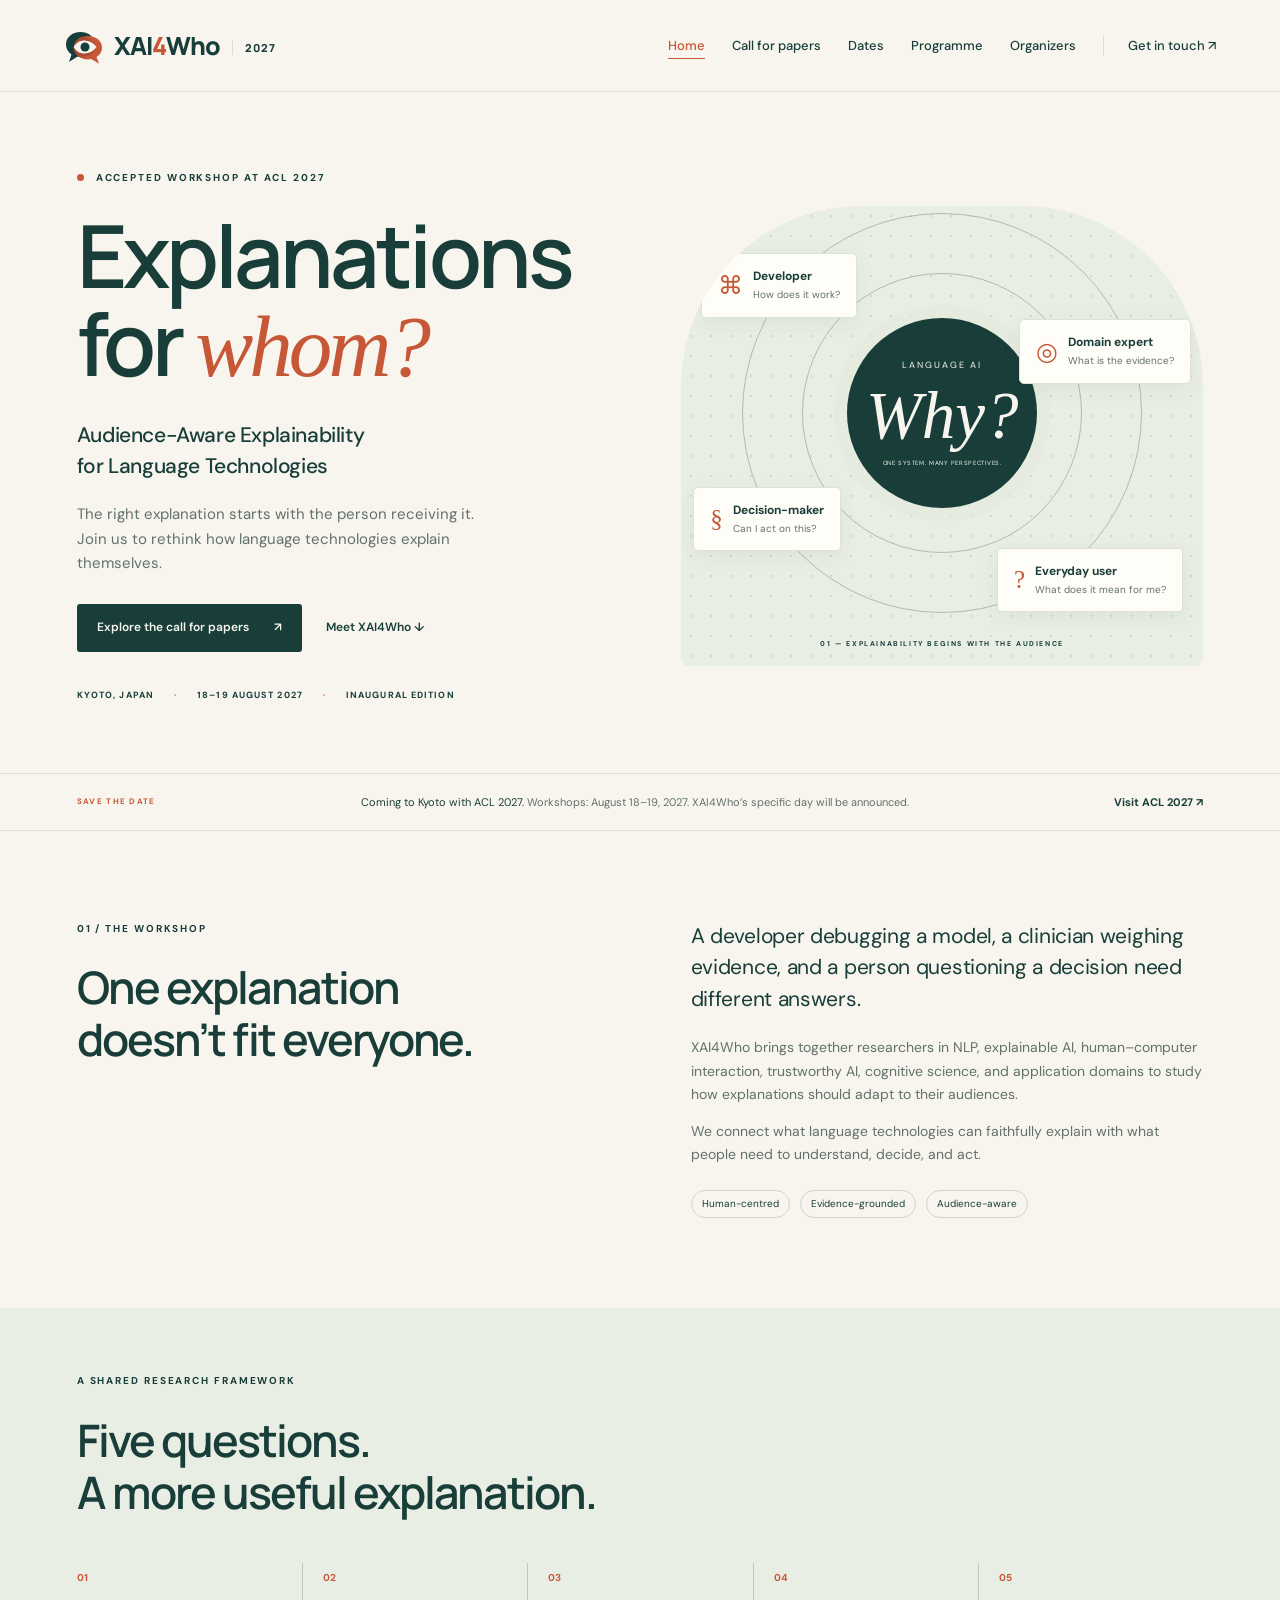
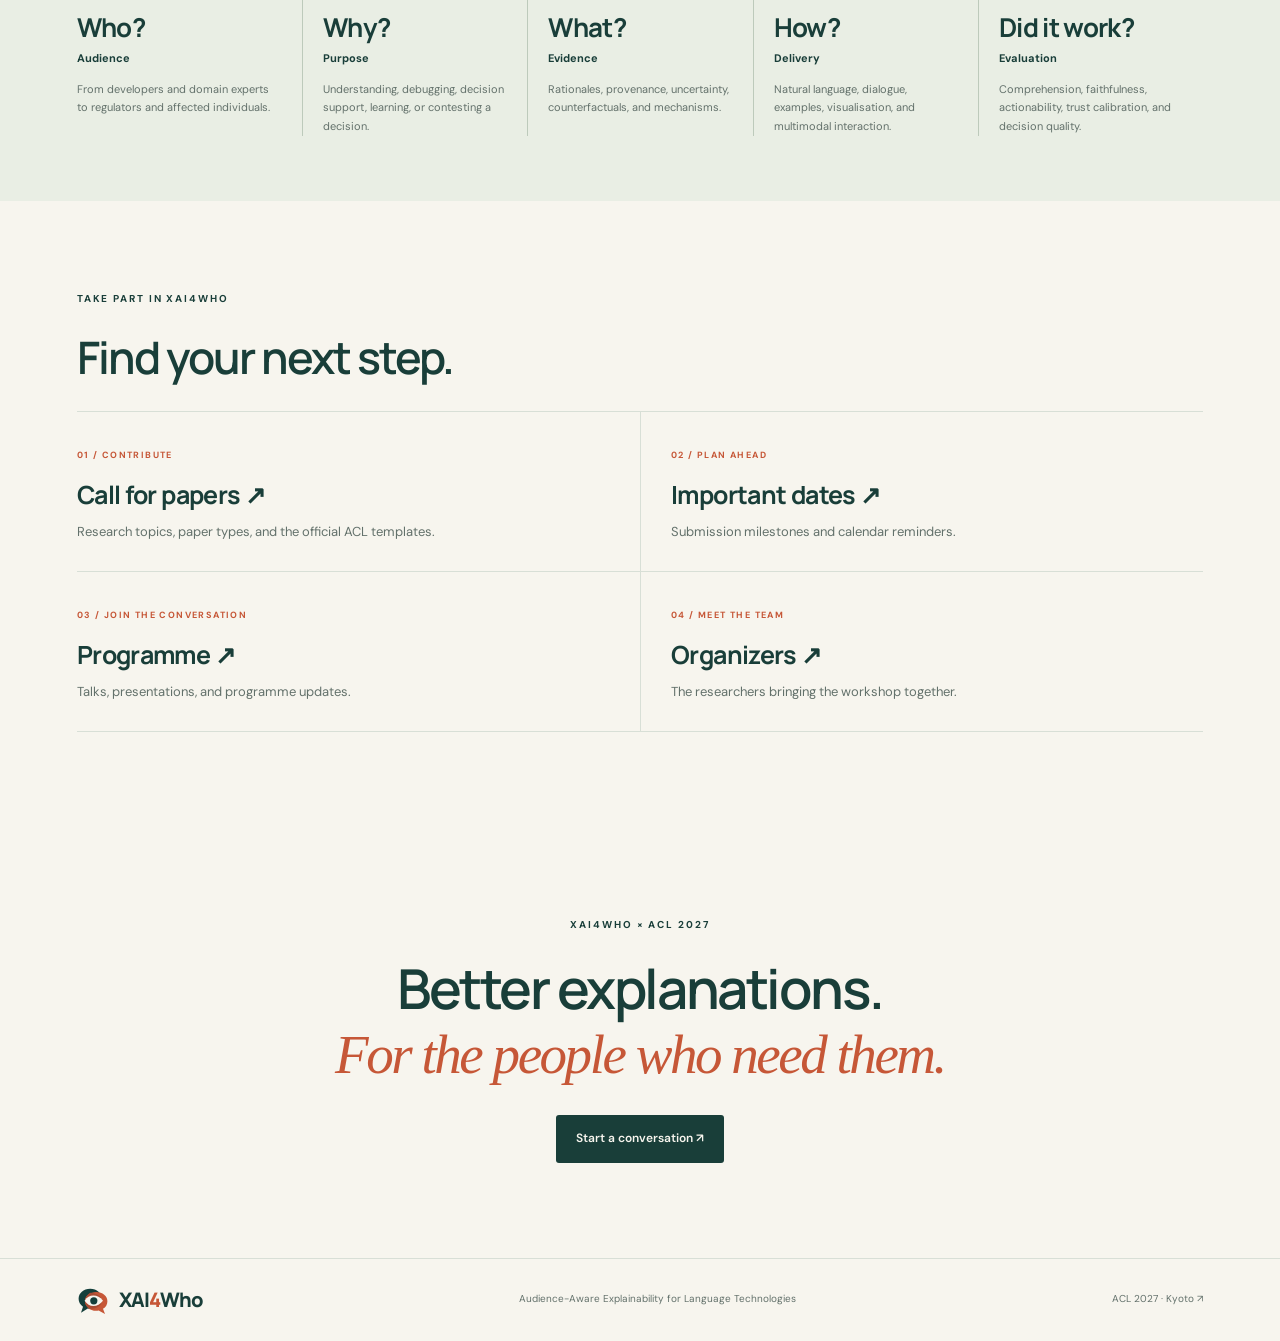
<file: index.html>
<!doctype html>
<html lang="en">
<head><meta charset="utf-8"><meta name="viewport" content="width=device-width,initial-scale=1"><meta name="description" content="XAI4Who at ACL 2027 in Kyoto: audience-aware explainability for language technologies."><meta name="theme-color" content="#143f3b"><title>Audience-Aware Explainability · XAI4Who 2027</title><link rel="icon" href="assets/logo.svg" type="image/svg+xml"><link rel="stylesheet" href="style.css"></head>
<body><a class="skip" href="#main">Skip to content</a><header><a class="brand" href="index.html" aria-current="page"><img src="assets/logo.svg" alt="" width="40" height="40">XAI<span>4</span>Who<span class="edition">2027</span></a><button class="menu" aria-expanded="false" aria-controls="navigation">Menu <span>＋</span></button><nav id="navigation" aria-label="Main navigation"><a href="index.html" aria-current="page">Home</a><a href="call-for-papers.html">Call for papers</a><a href="dates.html">Dates</a><a href="programme.html">Programme</a><a href="organizers.html">Organizers</a><a class="nav-contact" href="mailto:XAI4Who@gmail.com">Get in touch ↗</a></nav></header>
<main id="main"><section class="hero wrap"><div class="hero-copy"><div class="eyebrow"><span class="dot"></span> ACCEPTED WORKSHOP AT ACL 2027</div><h1>Explanations<br>for <em>whom?</em></h1><p class="subtitle">Audience-Aware Explainability<br>for Language Technologies</p><p class="intro">The right explanation starts with the person receiving it. Join us to rethink how language technologies explain themselves.</p><div class="actions"><a class="button" href="call-for-papers.html">Explore the call for papers <span>↗</span></a><a class="text-link" href="#about">Meet XAI4Who <span>↓</span></a></div><div class="hero-meta"><span>KYOTO, JAPAN</span><span>18–19 AUGUST 2027</span><span>INAUGURAL EDITION</span></div></div>
<div class="visual" aria-label="One system, different people, different explanation needs"><div class="visual-grid"></div><div class="orbit orbit-one"></div><div class="orbit orbit-two"></div><div class="center-node"><span class="small-label">LANGUAGE AI</span><span class="question">Why?</span><span class="node-bottom">ONE SYSTEM. MANY PERSPECTIVES.</span></div><div class="audience a1"><span class="audience-icon">⌘</span><div>Developer<small>How does it work?</small></div></div><div class="audience a2"><span class="audience-icon">◎</span><div>Domain expert<small>What is the evidence?</small></div></div><div class="audience a3"><span class="audience-icon">§</span><div>Decision-maker<small>Can I act on this?</small></div></div><div class="audience a4"><span class="audience-icon">?</span><div>Everyday user<small>What does it mean for me?</small></div></div><div class="visual-caption">01 — EXPLAINABILITY BEGINS WITH THE AUDIENCE</div></div></section><div class="announcement"><div class="wrap"><span class="tag">SAVE THE DATE</span><p>Coming to Kyoto with ACL 2027. <span>Workshops: August 18–19, 2027. XAI4Who’s specific day will be announced.</span></p><a href="https://2027.aclweb.org/" target="_blank" rel="noopener">Visit ACL 2027 ↗</a></div></div><section class="wrap section about" id="about"><div><div class="eyebrow">01 / THE WORKSHOP</div><h2>One explanation<br>doesn’t fit everyone.</h2></div><div class="about-copy"><p class="lead">A developer debugging a model, a clinician weighing evidence, and a person questioning a decision need different answers.</p><p>XAI4Who brings together researchers in NLP, explainable AI, human–computer interaction, trustworthy AI, cognitive science, and application domains to study how explanations should adapt to their audiences.</p><p>We connect what language technologies can faithfully explain with what people need to understand, decide, and act.</p><div class="principles"><span>Human-centred</span><span>Evidence-grounded</span><span>Audience-aware</span></div></div></section><section class="framework"><div class="wrap"><div class="eyebrow">A SHARED RESEARCH FRAMEWORK</div><h2>Five questions.<br>A more useful explanation.</h2><div class="dimensions"><article><span>01</span><h3>Who?</h3><p>Audience</p><small>From developers and domain experts to regulators and affected individuals.</small></article><article><span>02</span><h3>Why?</h3><p>Purpose</p><small>Understanding, debugging, decision support, learning, or contesting a decision.</small></article><article><span>03</span><h3>What?</h3><p>Evidence</p><small>Rationales, provenance, uncertainty, counterfactuals, and mechanisms.</small></article><article><span>04</span><h3>How?</h3><p>Delivery</p><small>Natural language, dialogue, examples, visualisation, and multimodal interaction.</small></article><article><span>05</span><h3>Did it work?</h3><p>Evaluation</p><small>Comprehension, faithfulness, actionability, trust calibration, and decision quality.</small></article></div></div></section><section class="wrap section explore"><div class="eyebrow">TAKE PART IN XAI4WHO</div><h2>Find your next step.</h2><div class="explore-grid"><a href="call-for-papers.html"><span>01 / CONTRIBUTE</span><h3>Call for papers ↗</h3><p>Research topics, paper types, and the official ACL templates.</p></a><a href="dates.html"><span>02 / PLAN AHEAD</span><h3>Important dates ↗</h3><p>Submission milestones and calendar reminders.</p></a><a href="programme.html"><span>03 / JOIN THE CONVERSATION</span><h3>Programme ↗</h3><p>Talks, presentations, and programme updates.</p></a><a href="organizers.html"><span>04 / MEET THE TEAM</span><h3>Organizers ↗</h3><p>The researchers bringing the workshop together.</p></a></div></section><section class="wrap closing"><div class="eyebrow">XAI4WHO × ACL 2027</div><h2>Better explanations.<br><em>For the people who need them.</em></h2><a class="button" href="mailto:XAI4Who@gmail.com">Start a conversation ↗</a></section></main><footer class="wrap"><a class="brand" href="index.html"><img src="assets/logo.svg" alt="" width="32" height="32">XAI<span>4</span>Who</a><p>Audience-Aware Explainability for Language Technologies</p><a href="https://2027.aclweb.org/">ACL 2027 · Kyoto ↗</a></footer><script src="script.js"></script></body></html>
</file>
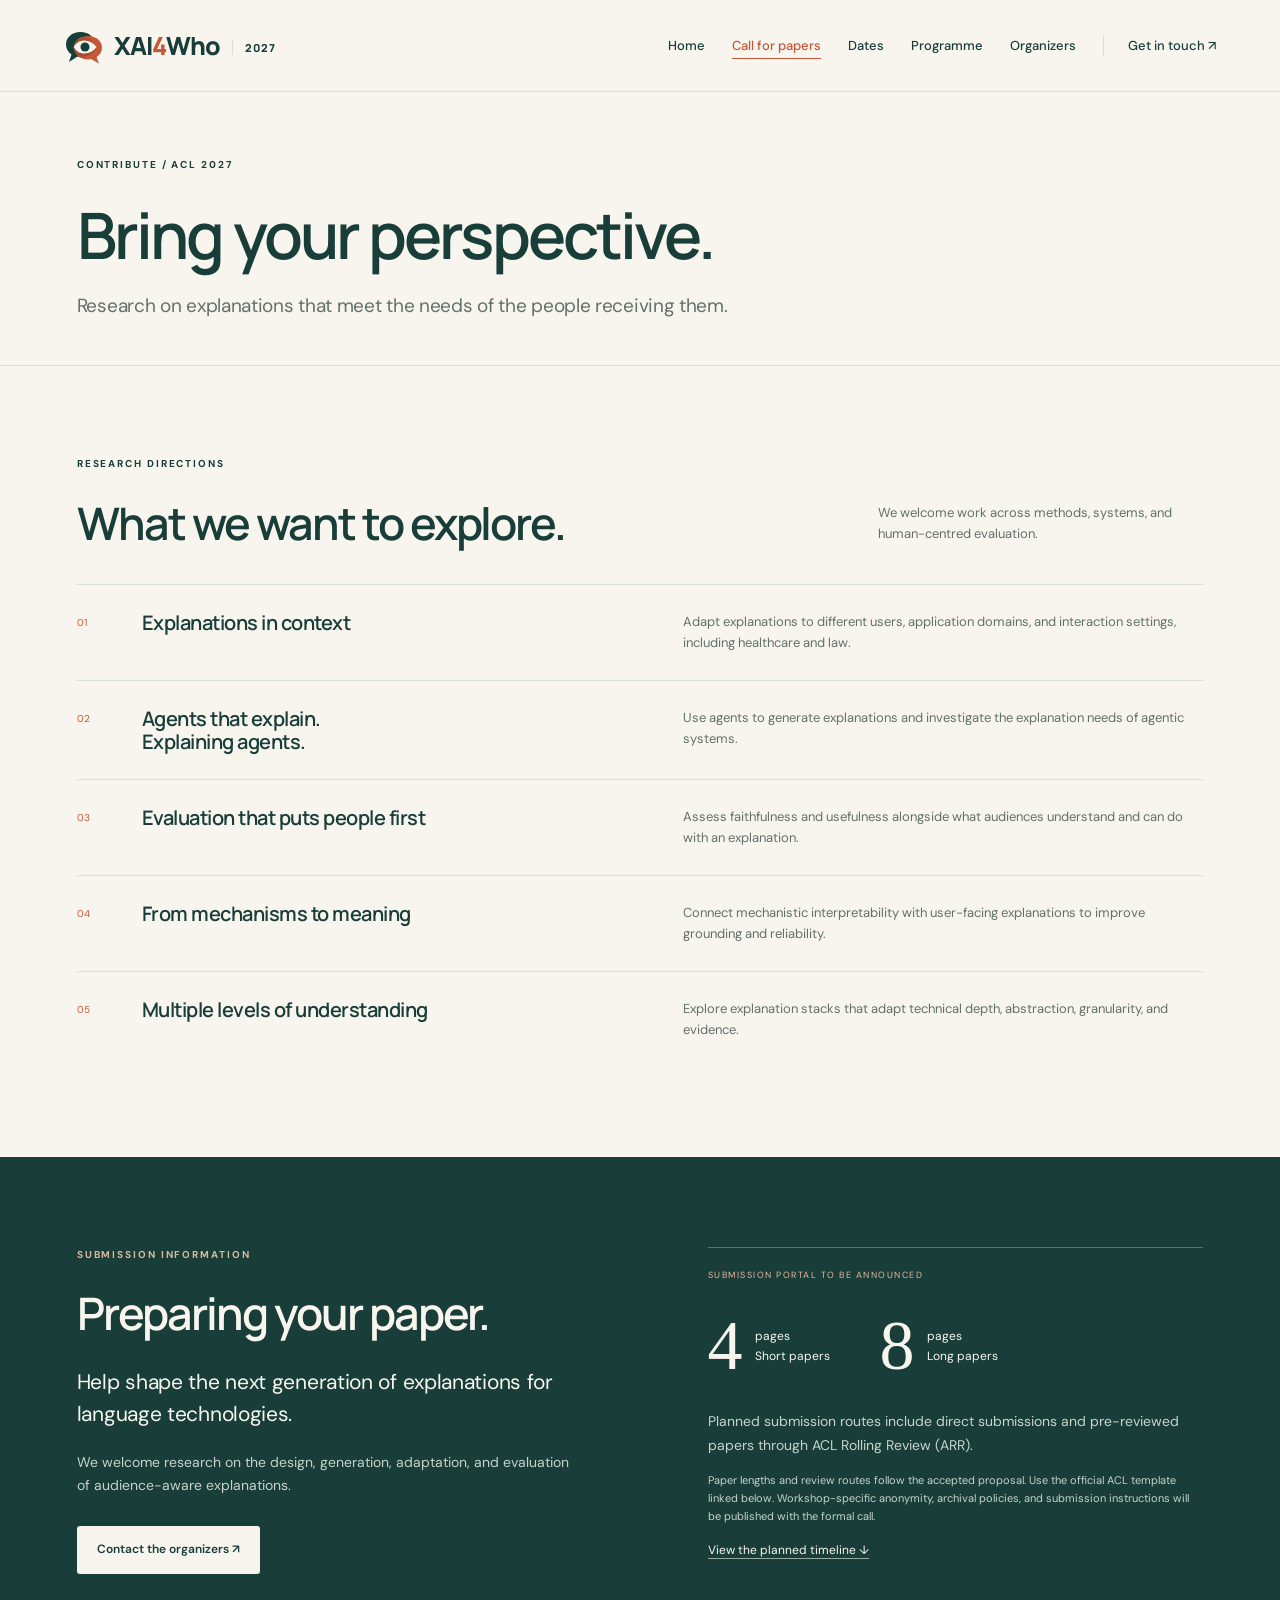
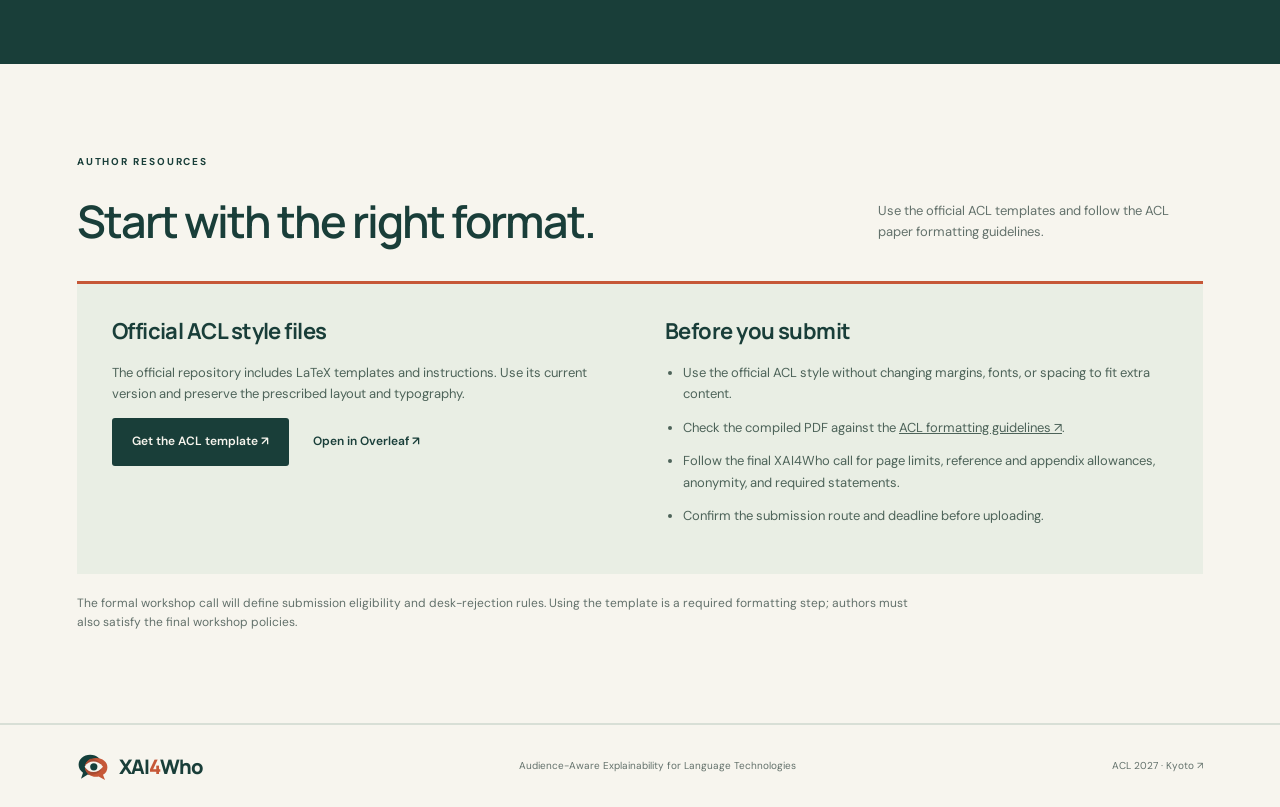
<file: call-for-papers.html>
<!doctype html>
<html lang="en">
<head><meta charset="utf-8"><meta name="viewport" content="width=device-width,initial-scale=1"><meta name="description" content="Research topics, submission information, official ACL templates and formatting guidance for XAI4Who 2027."><meta name="theme-color" content="#143f3b"><title>Call for papers · XAI4Who 2027</title><link rel="icon" href="assets/logo.svg" type="image/svg+xml"><link rel="stylesheet" href="style.css"></head>
<body><a class="skip" href="#main">Skip to content</a><header><a class="brand" href="index.html"><img src="assets/logo.svg" alt="" width="40" height="40">XAI<span>4</span>Who<span class="edition">2027</span></a><button class="menu" aria-expanded="false" aria-controls="navigation">Menu <span>＋</span></button><nav id="navigation" aria-label="Main navigation"><a href="index.html">Home</a><a href="call-for-papers.html" aria-current="page">Call for papers</a><a href="dates.html">Dates</a><a href="programme.html">Programme</a><a href="organizers.html">Organizers</a><a class="nav-contact" href="mailto:XAI4Who@gmail.com">Get in touch ↗</a></nav></header>
<main id="main"><section class="wrap page-intro"><div class="eyebrow">CONTRIBUTE / ACL 2027</div><h1>Bring your perspective.</h1><p class="lead">Research on explanations that meet the needs of the people receiving them.</p></section><section class="wrap section" id="topics"><div class="section-head"><div><div class="eyebrow">RESEARCH DIRECTIONS</div><h2>What we want to explore.</h2></div><p>We welcome work across methods, systems, and human-centred evaluation.</p></div><div class="topic-list"><article><span>01</span><h3>Explanations in context</h3><p>Adapt explanations to different users, application domains, and interaction settings, including healthcare and law.</p></article><article><span>02</span><h3>Agents that explain.<br>Explaining agents.</h3><p>Use agents to generate explanations and investigate the explanation needs of agentic systems.</p></article><article><span>03</span><h3>Evaluation that puts people first</h3><p>Assess faithfulness and usefulness alongside what audiences understand and can do with an explanation.</p></article><article><span>04</span><h3>From mechanisms to meaning</h3><p>Connect mechanistic interpretability with user-facing explanations to improve grounding and reliability.</p></article><article><span>05</span><h3>Multiple levels of understanding</h3><p>Explore explanation stacks that adapt technical depth, abstraction, granularity, and evidence.</p></article></div></section><section class="papers-section" id="papers"><div class="wrap section paper-grid"><div><div class="eyebrow">SUBMISSION INFORMATION</div><h2>Preparing your paper.</h2><p class="lead">Help shape the next generation of explanations for language technologies.</p><p>We welcome research on the design, generation, adaptation, and evaluation of audience-aware explanations.</p><a class="button light" href="mailto:XAI4Who@gmail.com">Contact the organizers ↗</a></div><div class="submission"><div class="submission-status">SUBMISSION PORTAL TO BE ANNOUNCED</div><div class="paper-types"><div><strong>4</strong><span>pages<br>Short papers</span></div><div><strong>8</strong><span>pages<br>Long papers</span></div></div><p>Planned submission routes include direct submissions and pre-reviewed papers through ACL Rolling Review (ARR).</p><p class="fine">Paper lengths and review routes follow the accepted proposal. Use the official ACL template linked below. Workshop-specific anonymity, archival policies, and submission instructions will be published with the formal call.</p><a href="dates.html">View the planned timeline ↓</a></div></div></section><section class="wrap section formatting" id="formatting"><div class="section-head"><div><div class="eyebrow">AUTHOR RESOURCES</div><h2>Start with the right format.</h2></div><p>Use the official ACL templates and follow the ACL paper formatting guidelines.</p></div><div class="template-box"><div><h3>Official ACL style files</h3><p>The official repository includes LaTeX templates and instructions. Use its current version and preserve the prescribed layout and typography.</p><div class="actions"><a class="button" href="https://github.com/acl-org/acl-style-files" target="_blank" rel="noopener">Get the ACL template ↗</a><a class="text-link" href="https://www.overleaf.com/latex/templates/association-for-computational-linguistics-acl-conference/jvxskxpnznfj" target="_blank" rel="noopener">Open in Overleaf ↗</a></div></div><div><h3>Before you submit</h3><ul><li>Use the official ACL style without changing margins, fonts, or spacing to fit extra content.</li><li>Check the compiled PDF against the <a href="https://acl-org.github.io/ACLPUB/formatting.html" target="_blank" rel="noopener">ACL formatting guidelines ↗</a>.</li><li>Follow the final XAI4Who call for page limits, reference and appendix allowances, anonymity, and required statements.</li><li>Confirm the submission route and deadline before uploading.</li></ul></div></div><p class="format-note">The formal workshop call will define submission eligibility and desk-rejection rules. Using the template is a required formatting step; authors must also satisfy the final workshop policies.</p></section></main><footer class="wrap"><a class="brand" href="index.html"><img src="assets/logo.svg" alt="" width="32" height="32">XAI<span>4</span>Who</a><p>Audience-Aware Explainability for Language Technologies</p><a href="https://2027.aclweb.org/">ACL 2027 · Kyoto ↗</a></footer><script src="script.js"></script></body></html>
</file>
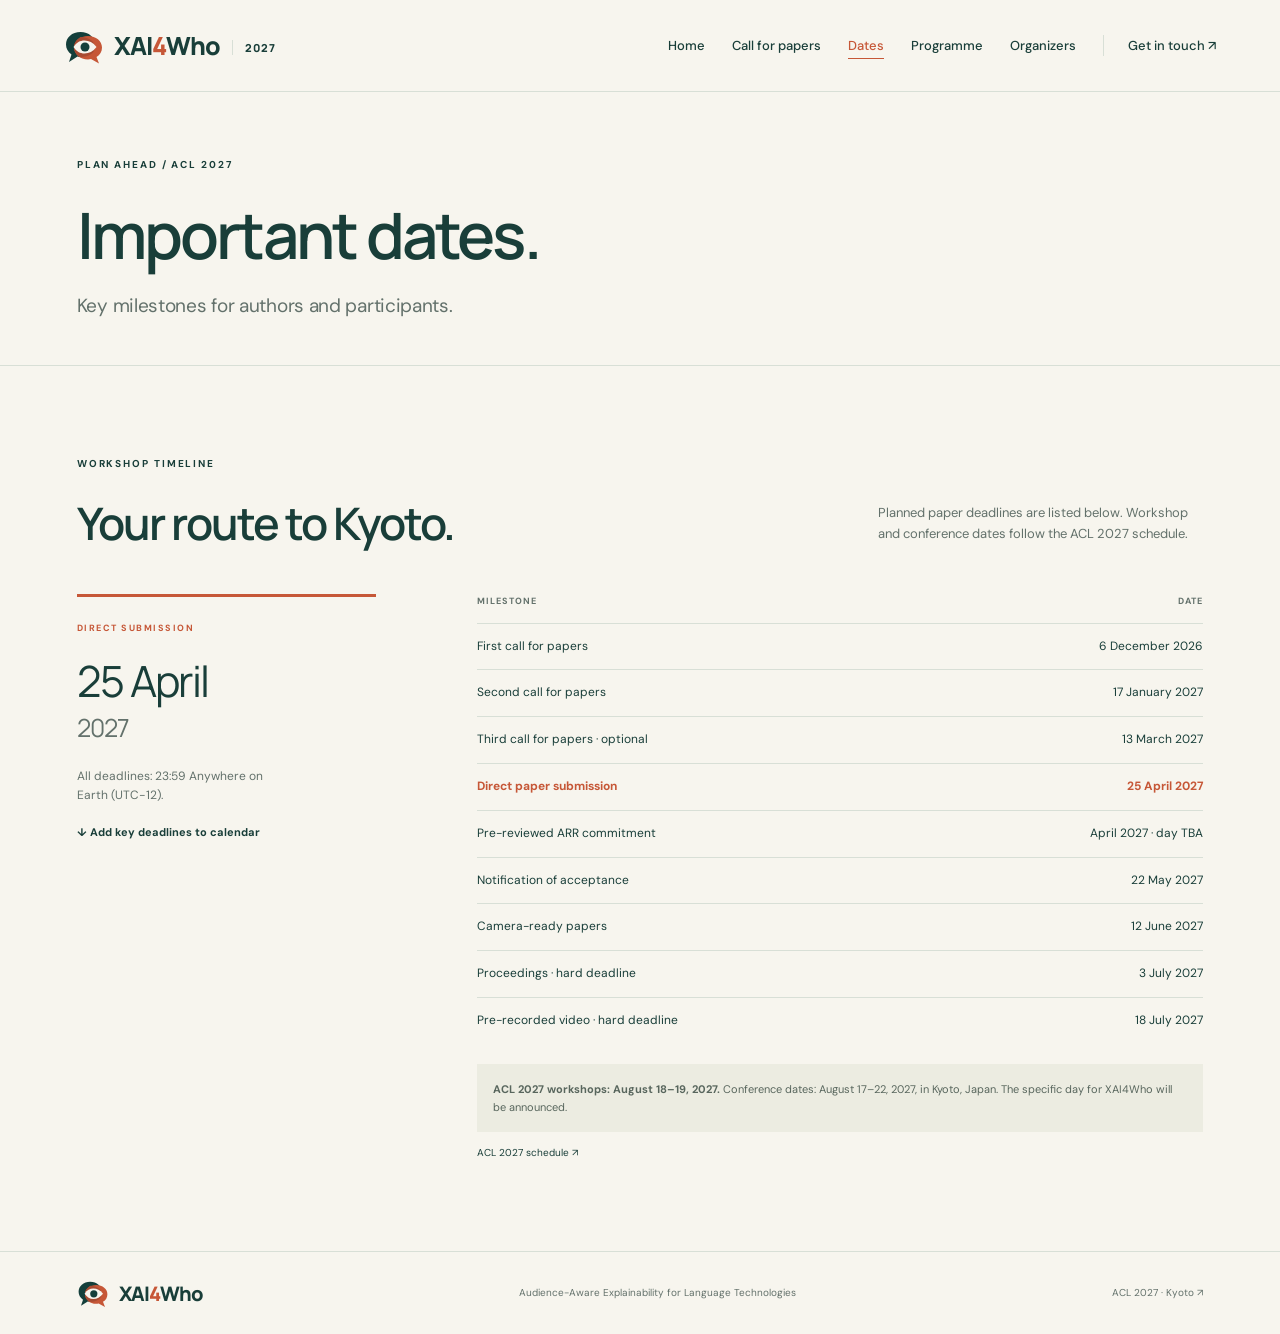
<file: dates.html>
<!doctype html>
<html lang="en">
<head><meta charset="utf-8"><meta name="viewport" content="width=device-width,initial-scale=1"><meta name="description" content="Planned submission and publication timeline for XAI4Who at ACL 2027."><meta name="theme-color" content="#143f3b"><title>Important dates · XAI4Who 2027</title><link rel="icon" href="assets/logo.svg" type="image/svg+xml"><link rel="stylesheet" href="style.css"></head>
<body><a class="skip" href="#main">Skip to content</a><header><a class="brand" href="index.html"><img src="assets/logo.svg" alt="" width="40" height="40">XAI<span>4</span>Who<span class="edition">2027</span></a><button class="menu" aria-expanded="false" aria-controls="navigation">Menu <span>＋</span></button><nav id="navigation" aria-label="Main navigation"><a href="index.html">Home</a><a href="call-for-papers.html">Call for papers</a><a href="dates.html" aria-current="page">Dates</a><a href="programme.html">Programme</a><a href="organizers.html">Organizers</a><a class="nav-contact" href="mailto:XAI4Who@gmail.com">Get in touch ↗</a></nav></header>
<main id="main"><section class="wrap page-intro"><div class="eyebrow">PLAN AHEAD / ACL 2027</div><h1>Important dates.</h1><p class="lead">Key milestones for authors and participants.</p></section><section class="wrap section" id="dates"><div class="section-head"><div><div class="eyebrow">WORKSHOP TIMELINE</div><h2>Your route to Kyoto.</h2></div><p>Planned paper deadlines are listed below. Workshop and conference dates follow the ACL 2027 schedule.</p></div><div class="dates-layout"><aside><div class="deadline-label">DIRECT SUBMISSION</div><div class="big-date">25 April<span>2027</span></div><p>All deadlines: 23:59 Anywhere on Earth (UTC−12).</p><a href="assets/xai4who-deadlines.ics" download>↓ Add key deadlines to calendar</a></aside><div><table><caption class="sr-only">Planned workshop timeline</caption><thead><tr><th scope="col">Milestone</th><th scope="col">Date</th></tr></thead><tbody id="date-rows"><tr class=""><td>First call for papers</td><td>6 December 2026</td></tr><tr class=""><td>Second call for papers</td><td>17 January 2027</td></tr><tr class=""><td>Third call for papers · optional</td><td>13 March 2027</td></tr><tr class="primary-date"><td>Direct paper submission</td><td>25 April 2027</td></tr><tr class=""><td>Pre-reviewed ARR commitment</td><td>April 2027 · day TBA</td></tr><tr class=""><td>Notification of acceptance</td><td>22 May 2027</td></tr><tr class=""><td>Camera-ready papers</td><td>12 June 2027</td></tr><tr class=""><td>Proceedings · hard deadline</td><td>3 July 2027</td></tr><tr class=""><td>Pre-recorded video · hard deadline</td><td>18 July 2027</td></tr></tbody></table><div class="date-note"><strong>ACL 2027 workshops: August 18–19, 2027.</strong> Conference dates: August 17–22, 2027, in Kyoto, Japan. The specific day for XAI4Who will be announced.</div><div class="sources"><a href="https://2027.aclweb.org/" target="_blank" rel="noopener">ACL 2027 schedule ↗</a></div></div></div></section></main><footer class="wrap"><a class="brand" href="index.html"><img src="assets/logo.svg" alt="" width="32" height="32">XAI<span>4</span>Who</a><p>Audience-Aware Explainability for Language Technologies</p><a href="https://2027.aclweb.org/">ACL 2027 · Kyoto ↗</a></footer><script src="script.js"></script></body></html>
</file>
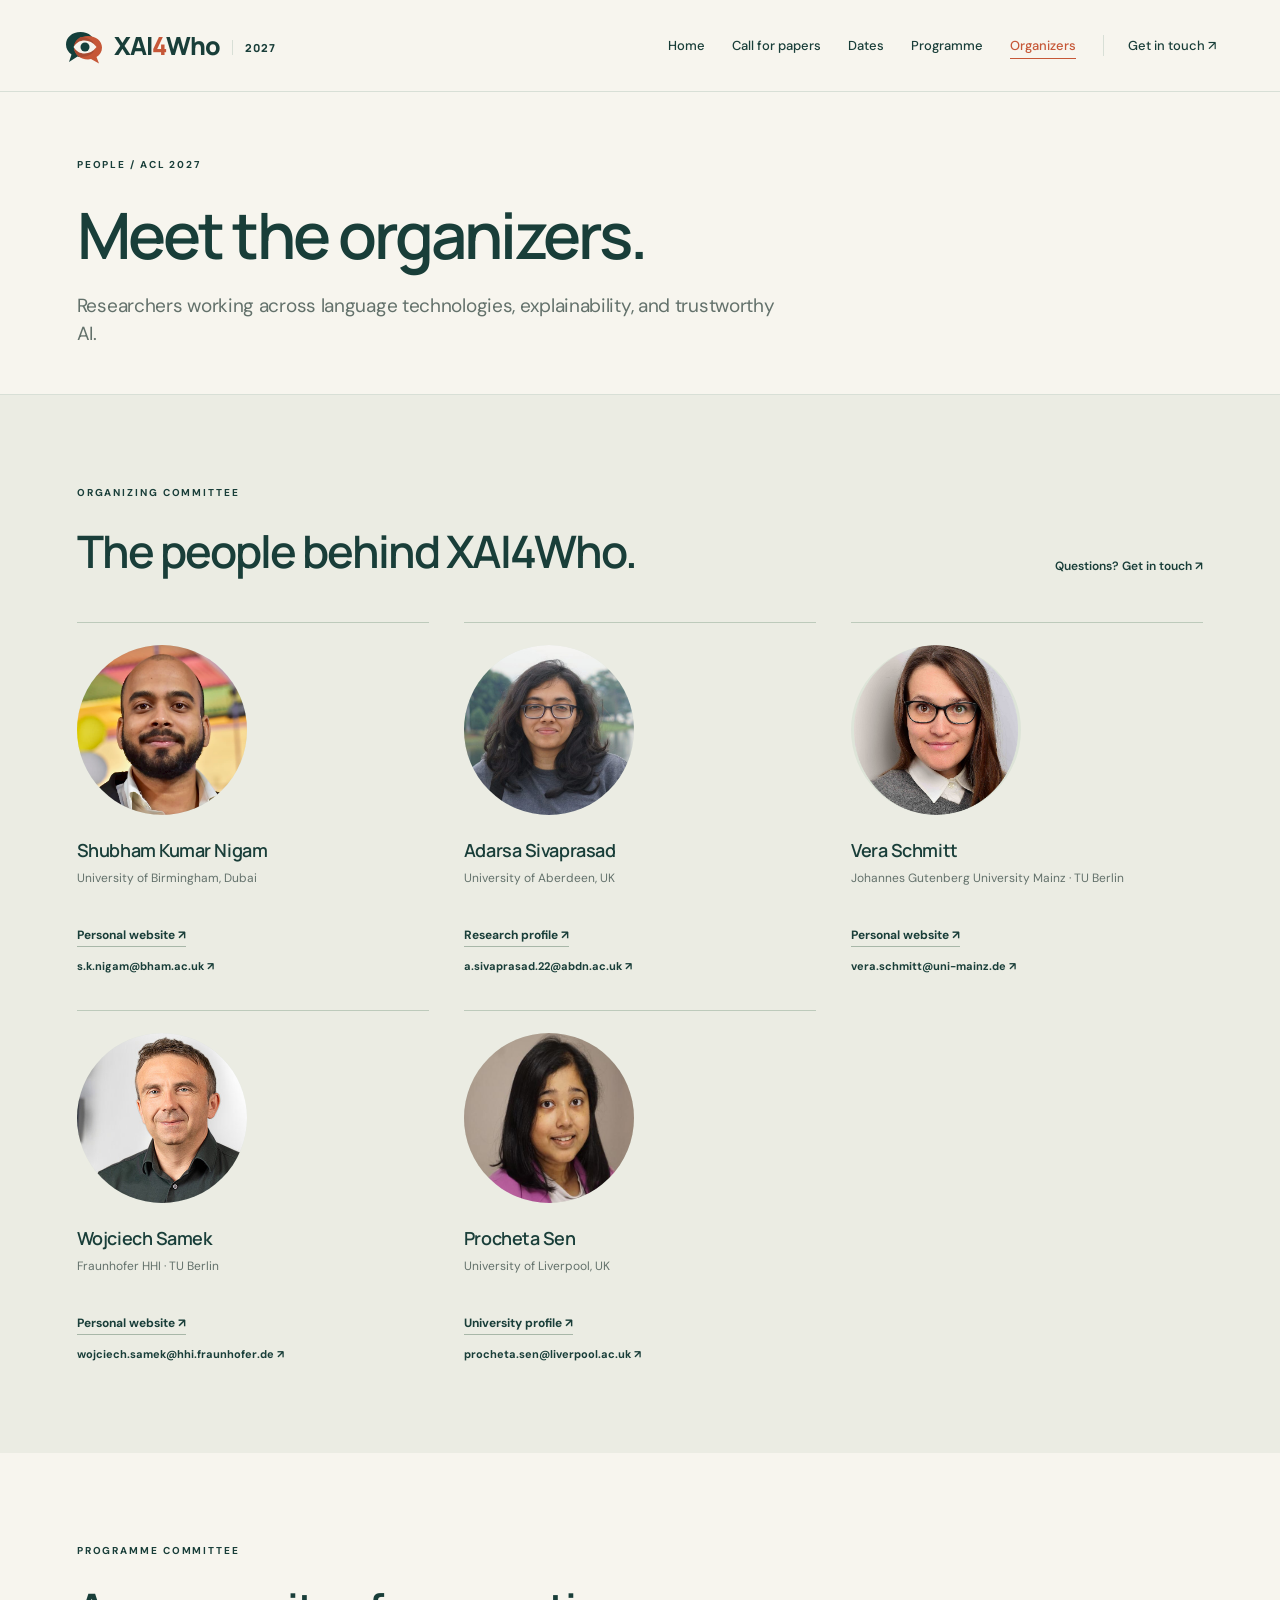
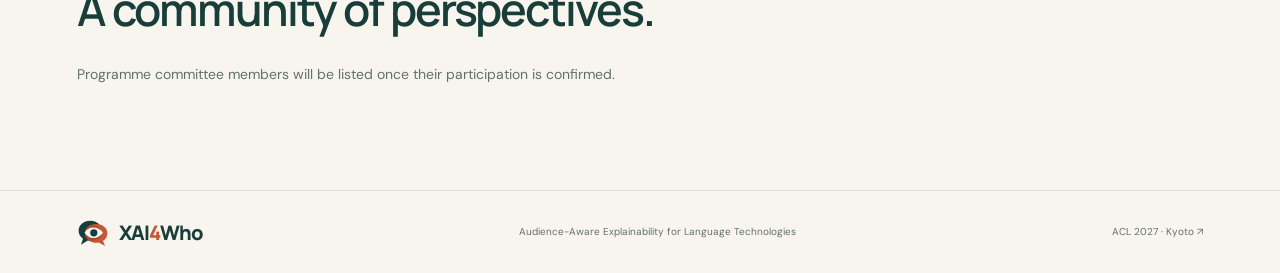
<file: organizers.html>
<!doctype html>
<html lang="en">
<head><meta charset="utf-8"><meta name="viewport" content="width=device-width,initial-scale=1"><meta name="description" content="Meet the XAI4Who organizing committee and explore their research profiles."><meta name="theme-color" content="#143f3b"><title>Organizers · XAI4Who 2027</title><link rel="icon" href="assets/logo.svg" type="image/svg+xml"><link rel="stylesheet" href="style.css"></head>
<body><a class="skip" href="#main">Skip to content</a><header><a class="brand" href="index.html"><img src="assets/logo.svg" alt="" width="40" height="40">XAI<span>4</span>Who<span class="edition">2027</span></a><button class="menu" aria-expanded="false" aria-controls="navigation">Menu <span>＋</span></button><nav id="navigation" aria-label="Main navigation"><a href="index.html">Home</a><a href="call-for-papers.html">Call for papers</a><a href="dates.html">Dates</a><a href="programme.html">Programme</a><a href="organizers.html" aria-current="page">Organizers</a><a class="nav-contact" href="mailto:XAI4Who@gmail.com">Get in touch ↗</a></nav></header>
<main id="main"><section class="wrap page-intro"><div class="eyebrow">PEOPLE / ACL 2027</div><h1>Meet the organizers.</h1><p class="lead">Researchers working across language technologies, explainability, and trustworthy AI.</p></section><section class="people-section" id="people"><div class="wrap section"><div class="section-head"><div><div class="eyebrow">ORGANIZING COMMITTEE</div><h2>The people behind XAI4Who.</h2></div><a class="text-link" href="mailto:XAI4Who@gmail.com">Questions? Get in touch ↗</a></div><div class="people" id="organizers"><article class="person"><a class="portrait-link" href="https://www.shubhamkumarnigam.com/about/" target="_blank" rel="noopener" aria-label="Visit Shubham Kumar Nigam's profile"><img class="portrait shubham" src="assets/people/shubham.png" width="280" height="280" alt="Shubham Kumar Nigam" loading="lazy"></a><h3><a href="https://www.shubhamkumarnigam.com/about/" target="_blank" rel="noopener">Shubham Kumar Nigam</a></h3><p>University of Birmingham, Dubai</p><a class="profile-link" href="https://www.shubhamkumarnigam.com/about/" target="_blank" rel="noopener">Personal website ↗</a><a class="email-link" href="mailto:s.k.nigam@bham.ac.uk">s.k.nigam@bham.ac.uk ↗</a></article><article class="person"><a class="portrait-link" href="https://nl4xai.eu/people/esr3/" target="_blank" rel="noopener" aria-label="Visit Adarsa Sivaprasad's profile"><img class="portrait adarsa" src="assets/people/adarsa.jpg" width="280" height="280" alt="Adarsa Sivaprasad" loading="lazy"></a><h3><a href="https://nl4xai.eu/people/esr3/" target="_blank" rel="noopener">Adarsa Sivaprasad</a></h3><p>University of Aberdeen, UK</p><a class="profile-link" href="https://nl4xai.eu/people/esr3/" target="_blank" rel="noopener">Research profile ↗</a><a class="email-link" href="mailto:a.sivaprasad.22@abdn.ac.uk">a.sivaprasad.22@abdn.ac.uk ↗</a></article><article class="person"><a class="portrait-link" href="https://veraschmitt.github.io/" target="_blank" rel="noopener" aria-label="Visit Vera Schmitt's profile"><img class="portrait vera" src="assets/people/vera.png" width="280" height="280" alt="Vera Schmitt" loading="lazy"></a><h3><a href="https://veraschmitt.github.io/" target="_blank" rel="noopener">Vera Schmitt</a></h3><p>Johannes Gutenberg University Mainz · TU Berlin</p><a class="profile-link" href="https://veraschmitt.github.io/" target="_blank" rel="noopener">Personal website ↗</a><a class="email-link" href="mailto:vera.schmitt@uni-mainz.de">vera.schmitt@uni-mainz.de ↗</a></article><article class="person"><a class="portrait-link" href="https://iphome.hhi.de/samek/" target="_blank" rel="noopener" aria-label="Visit Wojciech Samek's profile"><img class="portrait wojciech" src="assets/people/wojciech.jpg" width="280" height="280" alt="Wojciech Samek" loading="lazy"></a><h3><a href="https://iphome.hhi.de/samek/" target="_blank" rel="noopener">Wojciech Samek</a></h3><p>Fraunhofer HHI · TU Berlin</p><a class="profile-link" href="https://iphome.hhi.de/samek/" target="_blank" rel="noopener">Personal website ↗</a><a class="email-link" href="mailto:wojciech.samek@hhi.fraunhofer.de">wojciech.samek@hhi.fraunhofer.de ↗</a></article><article class="person"><a class="portrait-link" href="https://www.liverpool.ac.uk/people/procheta-sen" target="_blank" rel="noopener" aria-label="Visit Procheta Sen's profile"><img class="portrait procheta" src="assets/people/procheta.jpg" width="280" height="280" alt="Procheta Sen" loading="lazy"></a><h3><a href="https://www.liverpool.ac.uk/people/procheta-sen" target="_blank" rel="noopener">Procheta Sen</a></h3><p>University of Liverpool, UK</p><a class="profile-link" href="https://www.liverpool.ac.uk/people/procheta-sen" target="_blank" rel="noopener">University profile ↗</a><a class="email-link" href="mailto:procheta.sen@liverpool.ac.uk">procheta.sen@liverpool.ac.uk ↗</a></article></div></div></section><section class="wrap section committee-note"><div class="eyebrow">PROGRAMME COMMITTEE</div><h2>A community of perspectives.</h2><p>Programme committee members will be listed once their participation is confirmed.</p></section></main><footer class="wrap"><a class="brand" href="index.html"><img src="assets/logo.svg" alt="" width="32" height="32">XAI<span>4</span>Who</a><p>Audience-Aware Explainability for Language Technologies</p><a href="https://2027.aclweb.org/">ACL 2027 · Kyoto ↗</a></footer><script src="script.js"></script></body></html>
</file>
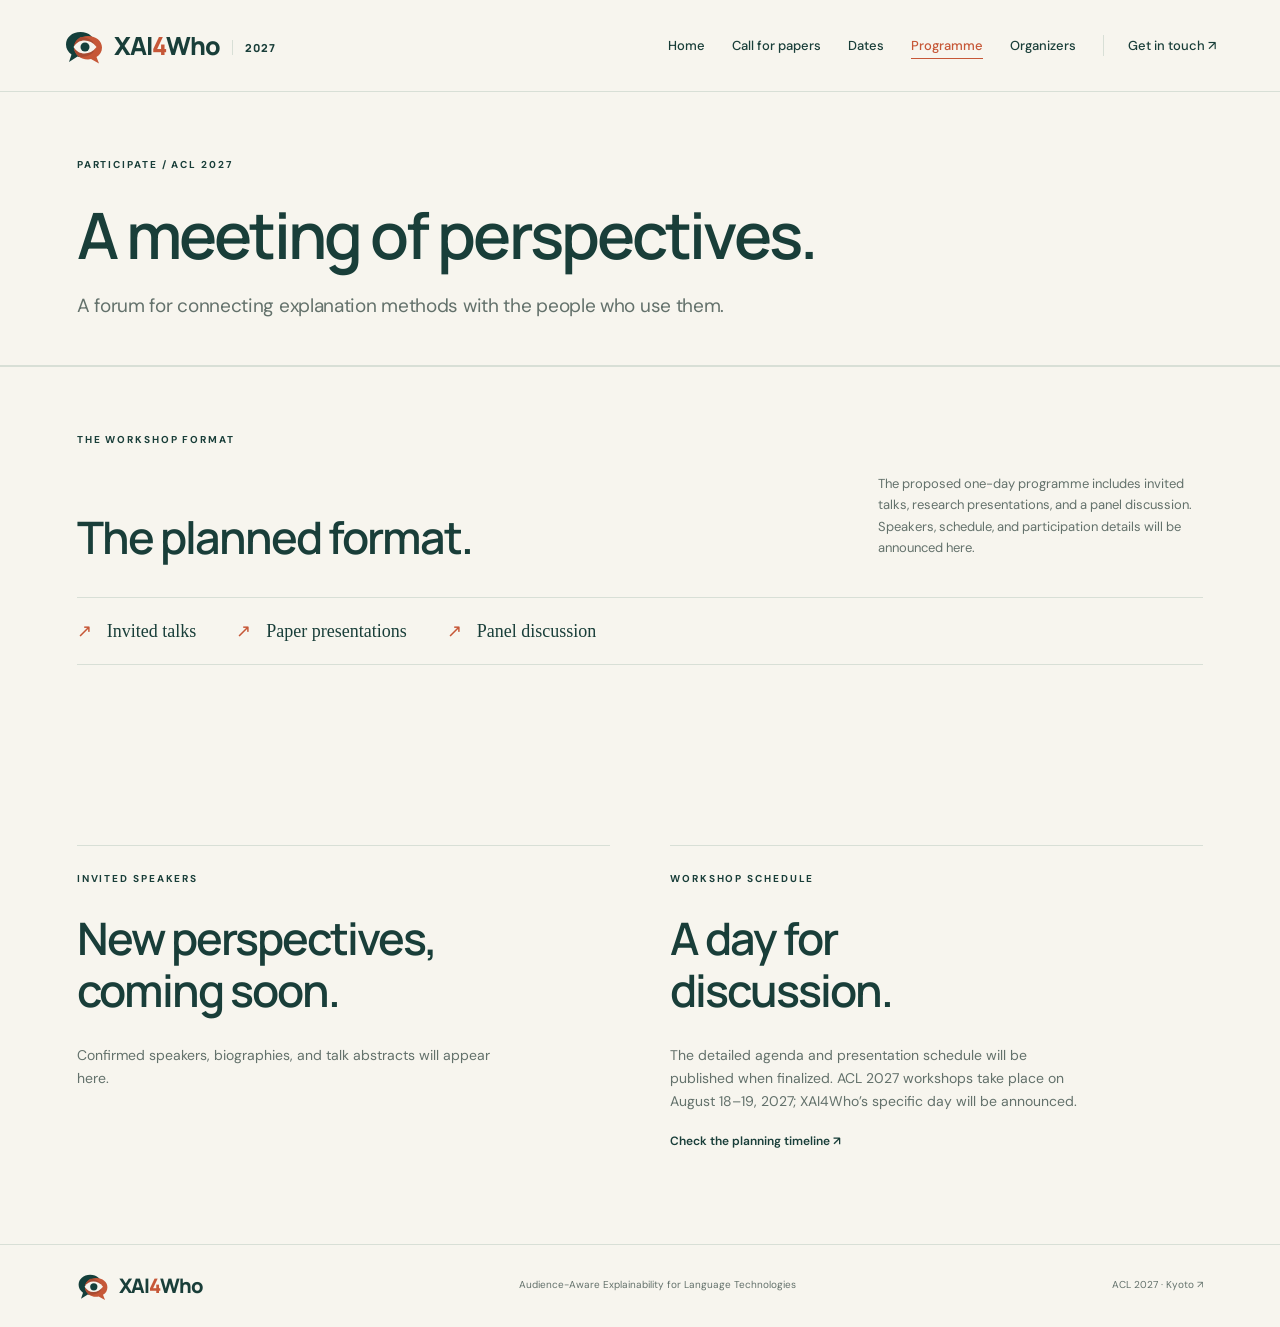
<file: programme.html>
<!doctype html>
<html lang="en">
<head><meta charset="utf-8"><meta name="viewport" content="width=device-width,initial-scale=1"><meta name="description" content="Programme and invited speaker updates for XAI4Who at ACL 2027."><meta name="theme-color" content="#143f3b"><title>Programme · XAI4Who 2027</title><link rel="icon" href="assets/logo.svg" type="image/svg+xml"><link rel="stylesheet" href="style.css"></head>
<body><a class="skip" href="#main">Skip to content</a><header><a class="brand" href="index.html"><img src="assets/logo.svg" alt="" width="40" height="40">XAI<span>4</span>Who<span class="edition">2027</span></a><button class="menu" aria-expanded="false" aria-controls="navigation">Menu <span>＋</span></button><nav id="navigation" aria-label="Main navigation"><a href="index.html">Home</a><a href="call-for-papers.html">Call for papers</a><a href="dates.html">Dates</a><a href="programme.html" aria-current="page">Programme</a><a href="organizers.html">Organizers</a><a class="nav-contact" href="mailto:XAI4Who@gmail.com">Get in touch ↗</a></nav></header>
<main id="main"><section class="wrap page-intro"><div class="eyebrow">PARTICIPATE / ACL 2027</div><h1>A meeting of perspectives.</h1><p class="lead">A forum for connecting explanation methods with the people who use them.</p></section><section class="program wrap section" id="program"><div class="eyebrow">THE WORKSHOP FORMAT</div><div class="section-head"><h2>The planned format.</h2><p>The proposed one-day programme includes invited talks, research presentations, and a panel discussion. Speakers, schedule, and participation details will be announced here.</p></div><div class="program-strip"><span>Invited talks</span><span>Paper presentations</span><span>Panel discussion</span></div></section><section class="wrap section programme-updates"><div class="update-grid"><article><div class="eyebrow">INVITED SPEAKERS</div><h2>New perspectives,<br>coming soon.</h2><p>Confirmed speakers, biographies, and talk abstracts will appear here.</p></article><article><div class="eyebrow">WORKSHOP SCHEDULE</div><h2>A day for<br>discussion.</h2><p>The detailed agenda and presentation schedule will be published when finalized. ACL 2027 workshops take place on August 18–19, 2027; XAI4Who’s specific day will be announced.</p><a class="text-link" href="dates.html">Check the planning timeline ↗</a></article></div></section></main><footer class="wrap"><a class="brand" href="index.html"><img src="assets/logo.svg" alt="" width="32" height="32">XAI<span>4</span>Who</a><p>Audience-Aware Explainability for Language Technologies</p><a href="https://2027.aclweb.org/">ACL 2027 · Kyoto ↗</a></footer><script src="script.js"></script></body></html>
</file>
<file: style.css>
@import url('https://fonts.googleapis.com/css2?family=DM+Sans:wght@400;500;600;700&family=Manrope:wght@400;500;600;700;800&display=swap');
:root{--paper:#f7f5ee;--ink:#193e39;--muted:#63716b;--line:#d8dfd6;--accent:#c65737;--serif:Georgia,'Times New Roman',serif}*{box-sizing:border-box}html{scroll-behavior:smooth;scroll-padding-top:100px}body{margin:0;background:var(--paper);color:var(--ink);font-family:'DM Sans',Arial,sans-serif;line-height:1.65}a{color:inherit;text-decoration:none}a:hover{text-decoration:underline;text-underline-offset:5px}button,a{-webkit-tap-highlight-color:transparent}a:focus-visible,button:focus-visible{outline:3px solid var(--accent);outline-offset:5px}h1,h2,h3,p{margin-top:0}h1,h2,h3{font-family:Manrope,Arial,sans-serif;line-height:1.16;letter-spacing:-.045em}h2{font-size:clamp(32px,3.5vw,48px);font-weight:600;margin-bottom:28px}h3{letter-spacing:-.025em}em{font-family:var(--serif);font-weight:400}header{height:92px;display:flex;align-items:center;justify-content:space-between;padding:0 5%;border-bottom:1px solid var(--line);gap:20px}.brand{display:flex;align-items:center;font:800 25px Manrope,Arial,sans-serif;letter-spacing:-1px;white-space:nowrap}.brand img{margin-right:10px}.brand>span:not(.edition){color:var(--accent)}.edition{font-size:11px;letter-spacing:1px;margin:4px 0 0 12px;border-left:1px solid var(--line);padding-left:12px}nav{display:flex;gap:27px;font-size:13px;font-weight:500}.nav-contact{border-left:1px solid var(--line);padding-left:24px}.wrap{max-width:1320px;padding-left:6%;padding-right:6%;margin:auto}.eyebrow{font-size:10px;letter-spacing:1.9px;font-weight:700;margin-bottom:24px}.dot{display:inline-block;width:7px;height:7px;background:var(--accent);border-radius:50%;margin-right:8px}.hero{display:grid;grid-template-columns:1.05fr 1fr;align-items:center;gap:5%;padding-top:78px;padding-bottom:70px}.hero h1{font-size:clamp(64px,6.8vw,98px);font-weight:600;line-height:1.02;margin-bottom:28px}.hero h1 em{color:var(--accent)}.subtitle{font-size:21px;line-height:1.45;font-weight:500;letter-spacing:-.4px}.intro{font-size:15px;max-width:400px;color:var(--muted);margin-bottom:28px}.actions{display:flex;gap:24px;align-items:center;flex-wrap:wrap}.button{display:inline-flex;align-items:center;justify-content:space-between;gap:25px;background:var(--ink);color:var(--paper);padding:14px 20px;font-size:12px;font-weight:600;border-radius:3px}.button:hover{background:#28564e;text-decoration:none}.text-link{font-size:12px;font-weight:600}.hero-meta{display:flex;flex-wrap:wrap;gap:20px;margin-top:36px;font-size:9px;font-weight:700;letter-spacing:1.1px}.hero-meta span+span:before{content:'·';margin-right:20px;color:var(--accent)}.visual{min-height:460px;position:relative;background:#e9eee4;overflow:hidden;border-radius:180px 180px 8px 8px}.visual-grid{position:absolute;inset:0;background-image:radial-gradient(#b6c7bb 1px,transparent 1px);background-size:20px 20px;opacity:.55}.orbit{position:absolute;left:50%;top:45%;border:1px solid #adbcac;border-radius:50%;transform:translate(-50%,-50%)}.orbit-one{width:280px;height:280px}.orbit-two{width:400px;height:400px}.center-node{position:absolute;left:50%;top:45%;transform:translate(-50%,-50%);width:190px;height:190px;border-radius:50%;background:var(--ink);color:var(--paper);display:flex;align-items:center;justify-content:center;flex-direction:column;box-shadow:0 0 0 13px #e4e9dd99}.small-label{font-size:9px;letter-spacing:2px}.question{font:italic 67px var(--serif);margin:5px 0}.node-bottom{font-size:6px;letter-spacing:.7px}.audience{position:absolute;background:#fffdf7;box-shadow:0 5px 20px #183e3910;display:flex;gap:10px;align-items:center;padding:13px 16px;border:1px solid #dde2d7;border-radius:5px;font-size:12px;font-weight:700;z-index:1}.audience small{display:block;font-size:10px;font-weight:400;color:var(--muted)}.audience-icon{font:25px var(--serif);color:var(--accent)}.a1{top:47px;left:20px}.a2{top:113px;right:12px}.a3{bottom:115px;left:12px}.a4{bottom:54px;right:20px}.visual-caption{position:absolute;bottom:17px;width:100%;text-align:center;font-size:7px;font-weight:700;letter-spacing:1.6px}.announcement{border-block:1px solid var(--line)}.announcement>.wrap{display:flex;align-items:center;justify-content:space-between;gap:25px;padding-top:19px;padding-bottom:19px;font-size:11px}.announcement p{margin:0}.announcement p span{color:var(--muted)}.tag{font-size:8px;letter-spacing:1.3px;color:var(--accent);font-weight:700;white-space:nowrap}.announcement a{white-space:nowrap;font-weight:700}.section{padding-top:90px;padding-bottom:90px}.about{display:grid;grid-template-columns:1fr 1fr;gap:9%}.about-copy p{color:var(--muted);font-size:14px}.lead,.about-copy .lead{font-size:21px;line-height:1.5;color:var(--ink);letter-spacing:-.3px}.principles{display:flex;flex-wrap:wrap;gap:10px;padding-top:10px}.principles span{border:1px solid #cdd8cd;padding:5px 10px;border-radius:20px;font-size:10px}.framework{background:#e9eee4;padding:65px 0}.framework h2{margin-bottom:45px}.dimensions{display:grid;grid-template-columns:repeat(5,1fr)}.dimensions article{border-left:1px solid #bdcabb;padding:0 20px}.dimensions article:first-child{padding-left:0;border:0}.dimensions article>span{font-size:10px;color:var(--accent);font-weight:700}.dimensions h3{font-size:26px;margin:23px 0 7px}.dimensions p{font-size:11px;font-weight:700;margin-bottom:12px}.dimensions small{font-size:11px;line-height:1.7;color:var(--muted);display:block}.section-head{display:flex;justify-content:space-between;gap:55px;align-items:end;margin-bottom:35px}.section-head h2{margin-bottom:0}.section-head>p{max-width:325px;font-size:13px;color:var(--muted);margin-bottom:4px}.topic-list article{display:grid;grid-template-columns:45px 1fr 1fr;gap:20px;border-top:1px solid var(--line);padding:26px 0}.topic-list article>span{font-size:10px;color:var(--accent);padding-top:4px}.topic-list h3{font-size:20px;font-weight:600;margin:0}.topic-list p{font-size:13px;color:var(--muted);margin:0}.papers-section{background:var(--ink);color:var(--paper)}.paper-grid{display:grid;grid-template-columns:1fr 1fr;gap:12%}.papers-section .eyebrow{color:#dcb99d}.papers-section .lead{color:var(--paper)}.papers-section p{font-size:14px;color:#c5d3c8}.papers-section .lead{font-size:21px}.light{background:var(--paper);color:var(--ink);margin-top:15px}.light:hover{background:#dfebd8}.submission{border-top:1px solid #59746b;padding-top:20px}.submission-status{font-size:9px;letter-spacing:1.5px;color:#e9b79d}.paper-types{display:flex;gap:50px;margin:24px 0}.paper-types>div{display:flex;align-items:center;gap:12px}.paper-types strong{font:70px var(--serif)}.paper-types span{font-size:12px;line-height:1.7}.submission .fine{font-size:11px}.submission>a{font-size:12px;border-bottom:1px solid #96aa9c}.dates-layout{display:grid;grid-template-columns: .7fr 1.7fr;gap:9%;margin-top:45px}.dates-layout aside{border-top:3px solid var(--accent);padding-top:24px}.deadline-label{font-size:9px;letter-spacing:1.5px;color:var(--accent);font-weight:700}.big-date{font:43px Manrope,Arial,sans-serif;letter-spacing:-2px;margin:15px 0 22px}.big-date span{display:block;font-size:25px;color:var(--muted);letter-spacing:-1px}.dates-layout aside p{font-size:12px;color:var(--muted);max-width:210px}.dates-layout aside a{font-size:11px;font-weight:700}table{width:100%;border-collapse:collapse;text-align:left;font-size:12px}th{font-size:9px;letter-spacing:1px;text-transform:uppercase;color:var(--muted);padding:0 0 14px}td{border-top:1px solid var(--line);padding:13px 0}td:last-child{white-space:nowrap;text-align:right}th:last-child{text-align:right}.primary-date td{font-weight:700;color:var(--accent)}.date-note{font-size:11px;background:#ecece1;padding:16px;margin-top:20px;color:#58665d}.sources{display:flex;gap:24px;margin-top:13px;font-size:10px}.program{border-top:1px solid var(--line);padding-top:65px}.program-strip{display:flex;gap:40px;border-block:1px solid var(--line);padding:22px 0;font:18px var(--serif)}.program-strip span:before{content:'↗';color:var(--accent);margin-right:15px}.people-section{background:#ebece3}.people{display:grid;grid-template-columns:repeat(3,1fr);gap:35px;margin-top:45px}.person{border-top:1px solid #bdcabb;padding-top:22px}.initials{font:italic 28px var(--serif);color:var(--accent);margin-bottom:20px}.person h3{font-size:18px;margin-bottom:8px}.person p{font-size:12px;min-height:40px;color:var(--muted);margin-bottom:12px}.person a{font-size:10px;font-weight:700}.closing{padding-top:95px;padding-bottom:95px;text-align:center}.closing h2{font-size:clamp(32px,4.3vw,58px)}.closing h2 em{color:var(--accent)}footer{border-top:1px solid var(--line);padding-top:25px!important;padding-bottom:25px!important;display:flex;align-items:center;justify-content:space-between;gap:25px}footer .brand{font-size:20px}footer p,footer>a:last-child{font-size:10px;margin:0;color:var(--muted)}.menu{display:none}.skip{position:fixed;top:-100px;left:10px;background:var(--ink);color:white;padding:12px;z-index:20}.skip:focus{top:10px}.sr-only{position:absolute;width:1px;height:1px;padding:0;margin:-1px;overflow:hidden;clip:rect(0,0,0,0);white-space:nowrap;border:0}
@media(min-width:1450px){header{padding-inline:calc((100% - 1160px)/2)}}@media(max-width:1050px){nav{gap:15px;font-size:11px}.nav-contact{padding-left:14px}.hero{gap:25px}.visual{min-height:430px}.audience{padding:10px;font-size:10px}.audience small{font-size:8px}.a1{left:6px}.a2{right:6px}.a3{left:6px}.a4{right:6px}.center-node{width:160px;height:160px}.question{font-size:55px}.node-bottom{font-size:5px}.actions{gap:18px}.dimensions article{padding:0 13px}.dimensions h3{font-size:22px}}
@media(max-width:760px){header{height:76px;padding-inline:6%;position:relative}.brand{font-size:22px}.brand img{width:34px;height:34px}.menu{display:block;border:1px solid var(--line);background:transparent;color:var(--ink);padding:8px 12px;font:12px inherit}nav{display:none;position:absolute;top:75px;left:0;right:0;background:var(--paper);padding:22px 6%;z-index:10;border-bottom:1px solid var(--line);font-size:15px;box-shadow:0 12px 15px #183e3910}nav.open{display:flex;flex-direction:column;gap:16px}.nav-contact{border:0;padding:0}.hero{grid-template-columns:1fr;padding-top:45px;padding-bottom:40px;gap:40px}.hero h1{font-size:72px}.intro{max-width:440px}.visual{width:100%;max-width:500px;min-height:420px;margin:auto}.audience{font-size:12px;padding:12px}.audience small{font-size:10px}.a1{left:18px}.a2{right:14px}.a3{left:14px}.a4{right:18px}.announcement>.wrap{flex-wrap:wrap;gap:9px 20px}.announcement p{flex-basis:100%;order:3}.announcement a{margin-left:auto}.section{padding-top:60px;padding-bottom:60px}.about,.paper-grid,.dates-layout{grid-template-columns:1fr;gap:30px}.about{gap:10px}.dimensions{grid-template-columns:1fr 1fr;gap:30px 0}.dimensions article{padding:0 20px}.dimensions article:first-child{padding-left:20px;border-left:1px solid #bdcabb}.dimensions h3{margin-top:12px}.framework{padding:50px 0}.section-head{display:block;margin-bottom:30px}.section-head>p{max-width:none;margin-top:18px}.topic-list article{grid-template-columns:25px 1fr;gap:12px}.topic-list p{grid-column:2}.topic-list h3{font-size:21px}.dates-layout aside{padding-bottom:18px}.big-date span{display:inline;margin-left:12px}.dates-layout aside p{max-width:none}.dates-layout aside p{margin-bottom:9px}.program-strip{flex-wrap:wrap;gap:18px;font-size:16px}.people{grid-template-columns:1fr 1fr;gap:30px 20px}.people .person p{min-height:0}.person a{overflow-wrap:anywhere}.section-head>.text-link{display:inline-block;margin-top:20px}.closing{padding-block:65px}footer{flex-wrap:wrap;gap:15px}footer p{flex-basis:100%;order:3}td{font-size:11px}td:first-child{padding-right:15px}.hero-meta{gap:12px}.hero-meta span+span:before{margin-right:12px}}
@media(max-width:450px){.hero h1{font-size:clamp(44px,12vw,54px)}.hero .subtitle{font-size:19px}.audience{padding:9px;font-size:10px}.audience small{font-size:8px}.visual{min-height:390px}.a1{left:8px}.a2{right:8px}.a3{left:8px}.a4{right:8px}.people{grid-template-columns:1fr}.hero-meta{font-size:8px;gap:9px}.hero-meta span+span:before{margin-right:9px}.dimensions article{padding:0 12px}.dimensions article:first-child{padding-left:12px}.dates-layout td{font-size:10px}}
@media(prefers-reduced-motion:reduce){html{scroll-behavior:auto}}

/* Dedicated pages and organizer portraits */
nav a[aria-current="page"]{color:var(--accent);text-decoration:underline;text-underline-offset:8px}
.page-intro{padding-top:65px;padding-bottom:45px;border-bottom:1px solid var(--line)}
.page-intro h1{font-size:clamp(42px,5vw,70px);font-weight:600;margin-bottom:20px;max-width:1000px}
.page-intro .lead{max-width:700px;margin-bottom:0;color:var(--muted);font-size:19px}
.explore-grid{display:grid;grid-template-columns:1fr 1fr;border-top:1px solid var(--line)}
.explore-grid>a{display:block;padding:28px 30px 28px 0;border-bottom:1px solid var(--line)}
.explore-grid>a:nth-child(2n){padding-left:30px;border-left:1px solid var(--line)}
.explore-grid>a:hover{background:#e9eee4;text-decoration:none}
.explore-grid span{font-size:9px;font-weight:700;letter-spacing:1.4px;color:var(--accent)}
.explore-grid h3{font-size:25px;margin:14px 0 12px}
.explore-grid p{font-size:13px;color:var(--muted);margin:0;max-width:370px}
.formatting{border-bottom:1px solid var(--line)}
.template-box{display:grid;grid-template-columns:1fr 1fr;gap:50px;background:#e9eee4;padding:35px;border-top:3px solid var(--accent)}
.template-box h3{font-size:22px;margin-bottom:17px}
.template-box p,.template-box li{font-size:13px;color:#4d6359}
.template-box li{padding-bottom:12px}
.template-box ul{padding-left:18px;margin:0}
.template-box li a{text-decoration:underline}
.format-note{font-size:12px;color:var(--muted);max-width:850px;margin:20px 0 0}
.portrait-link{display:block;width:170px;height:170px;margin-bottom:25px;border-radius:50%;overflow:hidden;background:#dde4d8}
.portrait-link:focus-visible{outline-offset:6px}
.portrait{width:100%;height:100%;object-fit:cover;object-position:center 25%;display:block}
.portrait.wojciech{object-position:68% center}
.portrait.vera{object-fit:contain}
.portrait.shubham{object-position:center 10%}
.person h3 a{font-size:18px;font-weight:600}
.person .profile-link{display:inline-block;border-bottom:1px solid #a8b7a8;margin-bottom:10px;font-size:12px}
.person .email-link{display:block;font-size:11px;overflow-wrap:anywhere}
.committee-note p,.committee-note details{font-size:14px;color:var(--muted);max-width:750px}
.committee-note details{border-top:1px solid var(--line);padding-top:20px;margin-top:35px;font-size:12px}
.committee-note summary{cursor:pointer;color:var(--ink)}
.committee-note li{margin-bottom:8px}
.update-grid{display:grid;grid-template-columns:1fr 1fr;gap:60px}
.update-grid article{border-top:1px solid var(--line);padding-top:25px}
.update-grid p{font-size:14px;color:var(--muted);max-width:420px}
@media(max-width:760px){.page-intro{padding-top:45px;padding-bottom:35px}.page-intro .lead{font-size:17px}.template-box,.update-grid{grid-template-columns:1fr;gap:30px}.template-box{padding:25px}.portrait-link{width:135px;height:135px}.explore-grid h3{font-size:21px}.explore-grid>a:nth-child(2n){padding-left:20px}.explore-grid>a{padding-right:15px}}
@media(max-width:450px){.explore-grid{grid-template-columns:1fr}.explore-grid>a:nth-child(2n){padding-left:0;border-left:0}.portrait-link{width:165px;height:165px}.people{gap:35px}.page-intro h1{font-size:42px}}
</file>
